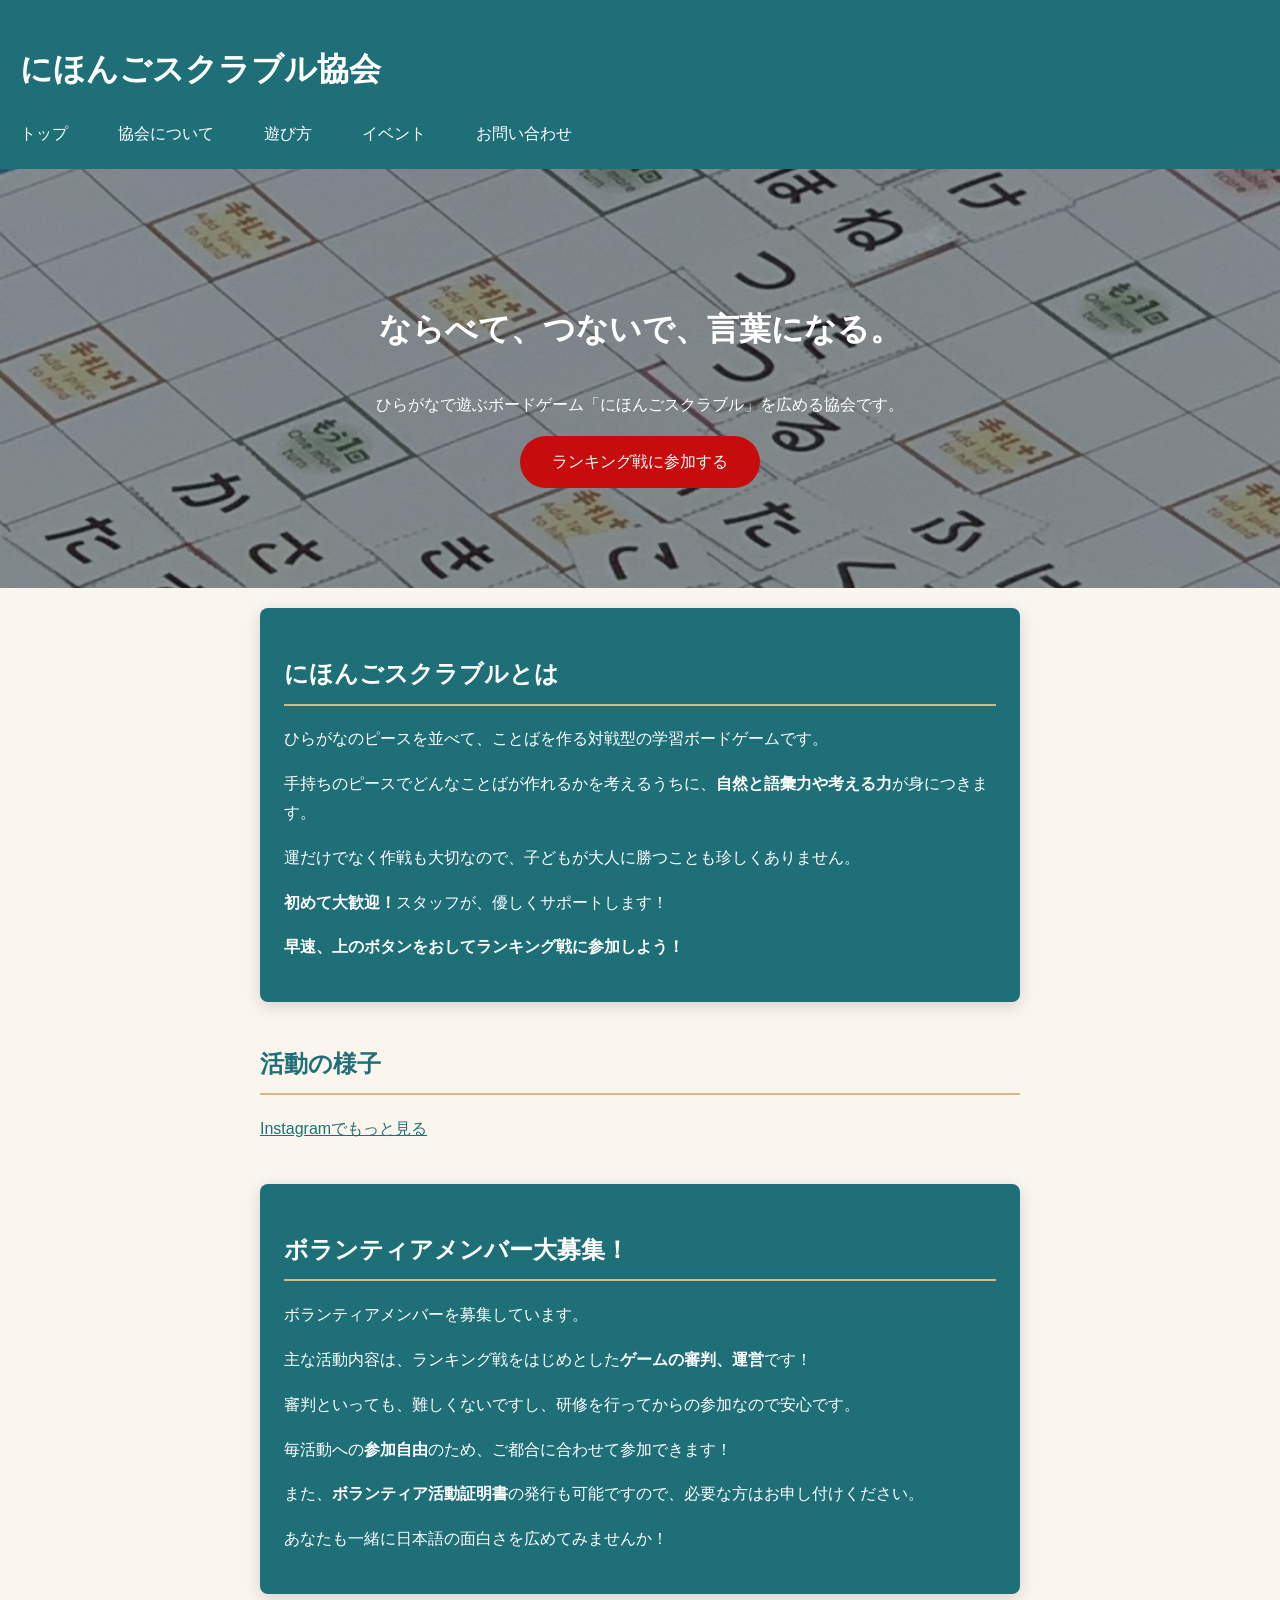
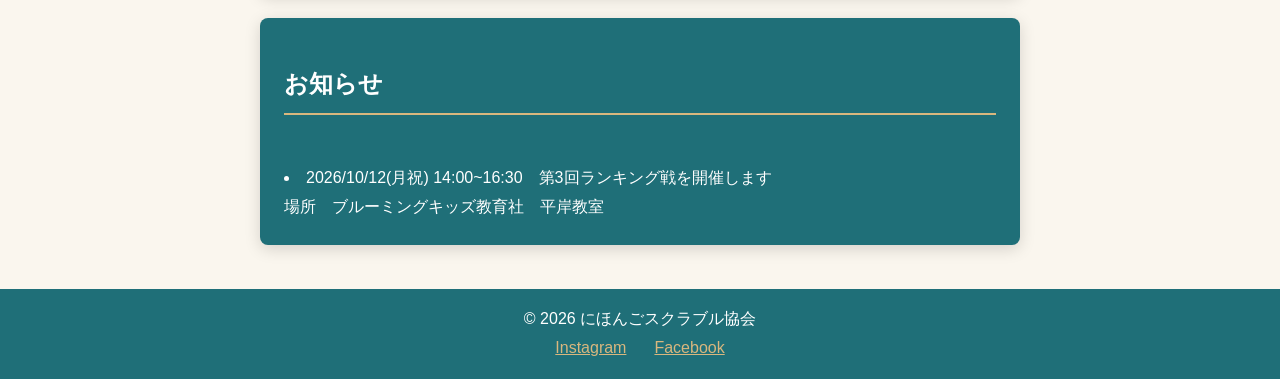
<file: index.html>
<!doctype html>
<html lang="ja">
<head>
    <meta charset="UTF-8">
    <title>にほんごスクラブル協会</title>
    <link rel="stylesheet"href="style.css">
</head>
<body>
    <header>
        <h1>にほんごスクラブル協会</h1>
        <nav>
            <u1>
                <li><a href="index.html">トップ</a></li>
                <li><a href="about.html">協会について</a>
                </l1>
                <li><a href="rules.html">遊び方</a></li>
                <li><a href="events.html">イベント</a></li>
                <li><a href="contact.html">お問い合わせ</a></li>
            </u1>
        </nav>
    </header>

    <div class="hero">
         <p class="hero-copy"> ならべて、つないで、言葉になる。</p>
         <p>ひらがなで遊ぶボードゲーム「にほんごスクラブル」を広める協会です。</p>
         <a href="events.html"class="button">ランキング戦に参加する</a>
    </div>

    <main>
        <section>
            <h2>にほんごスクラブルとは</h2>
            <p>ひらがなのピースを並べて、ことばを作る対戦型の学習ボードゲームです。</p>
            <p>手持ちのピースでどんなことばが作れるかを考えるうちに、<strong>自然と語彙力や考える力</strong>が身につきます。
      <p>運だけでなく作戦も大切なので、子どもが大人に勝つことも珍しくありません。</p>
      <p><strong>初めて大歓迎！</strong>スタッフが、優しくサポートします！</p>
      <p><strong>早速、上のボタンをおしてランキング戦に参加しよう！</strong></p>
        </section>

        <div class="insta">
            <h2>活動の様子</h2>

       <behold-widget feed-id="rdYXqwh2k4OQPpq0oMNp"></behold-widget>
<script>
  (() => {
    if(window.__bhldScript)return;window.__bhldScript=true;
    const d=document,s=d.createElement("script");s.type="module";
    s.src="https://w.behold.so/widget.js";setTimeout(()=>{d.head.append(s);},0);
  })();
</script>
<p><a href="https://www.instagram.com/japanese_scrabble_association/" target="_blank">Instagramでもっと見る</a></p>
</div>

        <section>
            <h2>ボランティアメンバー大募集！</h2>
            <P>ボランティアメンバーを募集しています。</P>
            <P>主な活動内容は、ランキング戦をはじめとした<strong>ゲームの審判、運営</strong>です！</P>
            <P>審判といっても、難しくないですし、研修を行ってからの参加なので安心です。</P>
            <P>毎活動への<strong>参加自由</strong>のため、ご都合に合わせて参加できます！</P>
            <p>また、<strong>ボランティア活動証明書</strong>の発行も可能ですので、必要な方はお申し付けください。</p>
            <P>あなたも一緒に日本語の面白さを広めてみませんか！
            </P>
        </section>

        <section>
            <h2>お知らせ</h2>
            <u1>
                <li>2026/10/12(月祝) 14:00~16:30　第3回ランキング戦を開催します<br>場所　ブルーミングキッズ教育社　平岸教室      
                </li>
            </u1>
        </section>
    </main>

    <footer>
        <p>&copy; 2026 にほんごスクラブル協会</p>
         <u1 class="footer-links">
        <li><a href="https://www.instagram.com/japanese_scrabble_association/"target="_blank">Instagram</a></li>
        <li><a href="https://www.facebook.com/nihongo.scrabble/"target="_blank">Facebook</a></li>
    </u1>
    </footer>
</body>
</html>
</file>
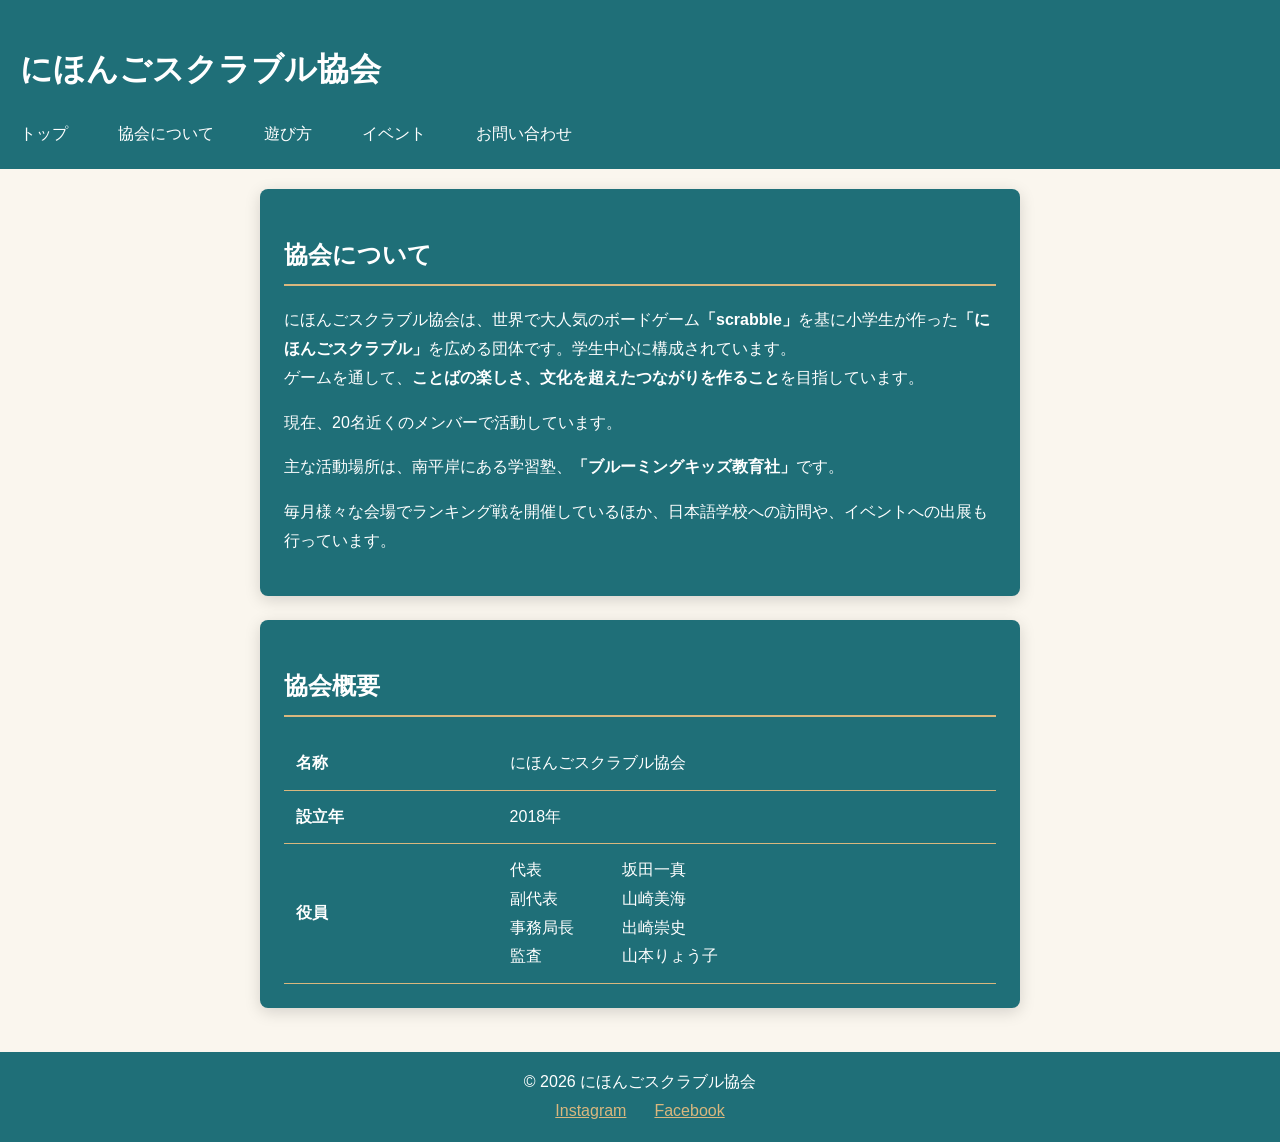
<file: about.html>
<!doctype html>
<html lang="ja">
<head>
    <meta charset="UTF-8">
    <title>協会について</title>
    <link rel="stylesheet"href="style.css">
</head>
<body>
    <header>
        <h1>にほんごスクラブル協会</h1>
        <nav>
            <u1>
                <li><a href="index.html">トップ</a></li>
                <li><a href="about.html">協会について</a>
                </l1>
                <li><a href="rules.html">遊び方</a></li>
                <li><a href="events.html">イベント</a></li>
                <li><a href="contact.html">お問い合わせ</a></li>
            </u1>
        </nav>
    </header>

    

    <main>
        <section>
            <h2>協会について</h2>
            <p>にほんごスクラブル協会は、世界で大人気のボードゲーム<strong>「scrabble」</strong>を基に小学生が作った<strong>「にほんごスクラブル」</strong>を広める団体です。学生中心に構成されています。
                <br>ゲームを通して、<strong>ことばの楽しさ、文化を超えたつながりを作ること</strong>を目指しています。</p>
            <p>現在、20名近くのメンバーで活動しています。</p>
            <p>主な活動場所は、南平岸にある学習塾、<strong>「ブルーミングキッズ教育社」</strong>です。</p>
            <p>毎月様々な会場でランキング戦を開催しているほか、日本語学校への訪問や、イベントへの出展も行っています。</p>
            </p>
        </section>

        <section>
            <h2>協会概要</h2>
            <table>
                <tr>
                     <th>名称</th>
                     <td>にほんごスクラブル協会</td>
                </tr>
                <tr>
                <th>設立年</th>
                <td>2018年</td>
                </tr>
                <tr>
                    <tr>
                        <th>役員</th>
                    <td>
                        <span class="role">代表</span>坂田一真<br>
                        <span class="role">副代表</span>山崎美海<br>
                        <span class="role">事務局長</span>出崎崇史<br>
                        <span class="role">監査</span>山本りょう子
                    </td></tr>
                

            </table>
        </section>
    </main>

    <footer>
        <p>&copy; 2026 にほんごスクラブル協会</p>
         <u1 class="footer-links">
        <li><a href="https://www.instagram.com/japanese_scrabble_association/"target="_blank">Instagram</a></li>
        <li><a href="https://www.facebook.com/nihongo.scrabble/"target="_blank">Facebook</a></li>
    </u1>
    </footer>
</body>
</html>
</file>
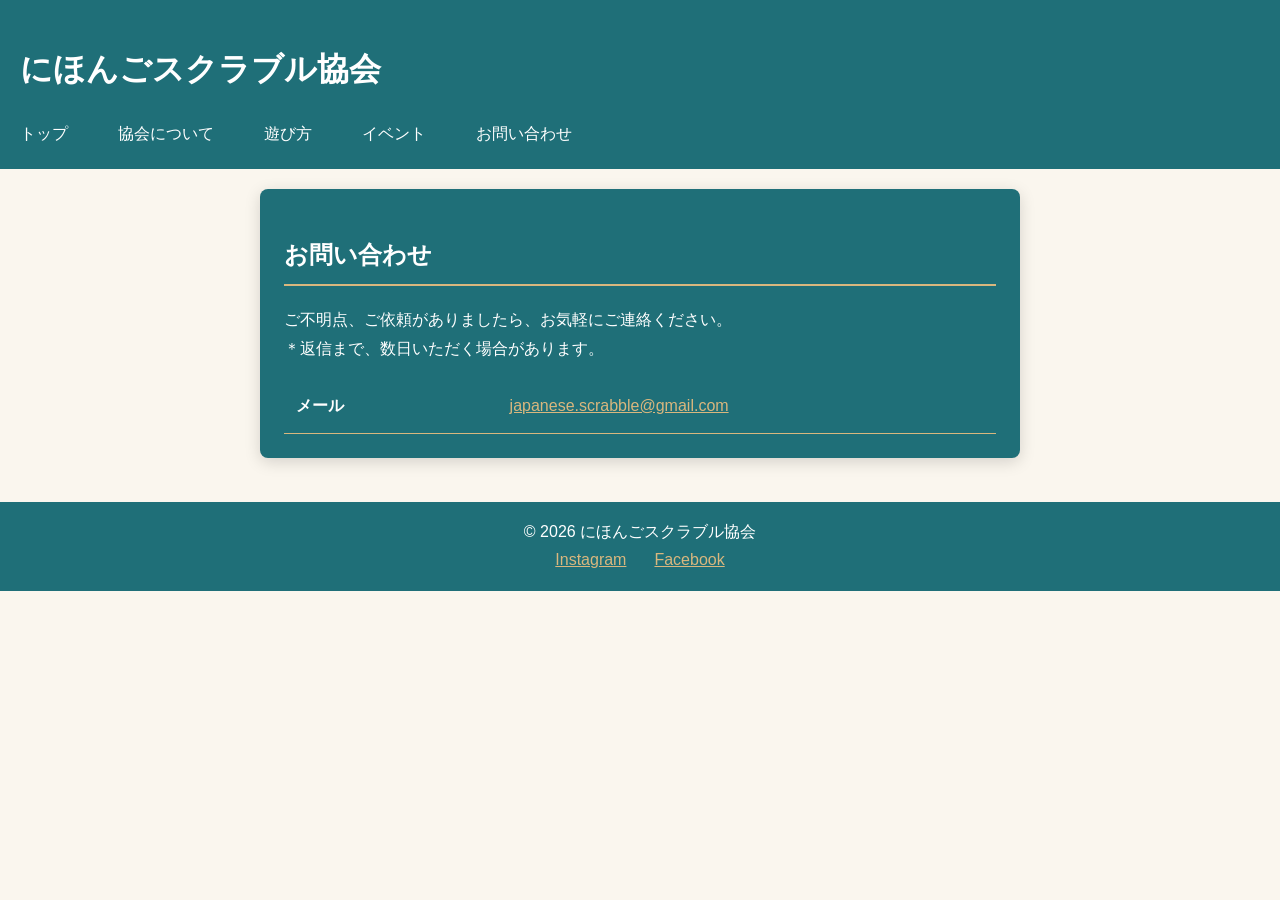
<file: contact.html>
<!doctype html>
<html lang="ja">
<head>
    <meta charset="UTF-8">
    <title>お問い合わせ</title>
    <link rel="stylesheet"href="style.css">
</head>
<body>
    <header>
        <h1>にほんごスクラブル協会</h1>
        <nav>
            <u1>
                <li><a href="index.html">トップ</a></li>
                <li><a href="about.html">協会について</a>
                </l1>
                <li><a href="rules.html">遊び方</a></li>
                <li><a href="events.html">イベント</a></li>
                <li><a href="contact.html">お問い合わせ</a></li>
            </u1>
        </nav>
    </header>

    

    <main>
        <section>
            <h2>お問い合わせ</h2>
            <p>ご不明点、ご依頼がありましたら、お気軽にご連絡ください。<br>＊返信まで、数日いただく場合があります。</p>

            <table class="no-line">
                <tr>
                    <th>メール</th>
                    <td><a href="mailto:japanese.scrabble@gmail.com">japanese.scrabble@gmail.com</a></td>
                </tr>
               
            </table>
        </section>

        
    </main>

    <footer>
        <p>&copy; 2026 にほんごスクラブル協会</p>
        <u1 class="footer-links">
        <li><a href="https://www.instagram.com/japanese_scrabble_association/"target="_blank">Instagram</a></li>
        <li><a href="https://www.facebook.com/nihongo.scrabble/"target="_blank">Facebook</a></li>
    </u1>
    </footer>
</body>
</html>
</file>
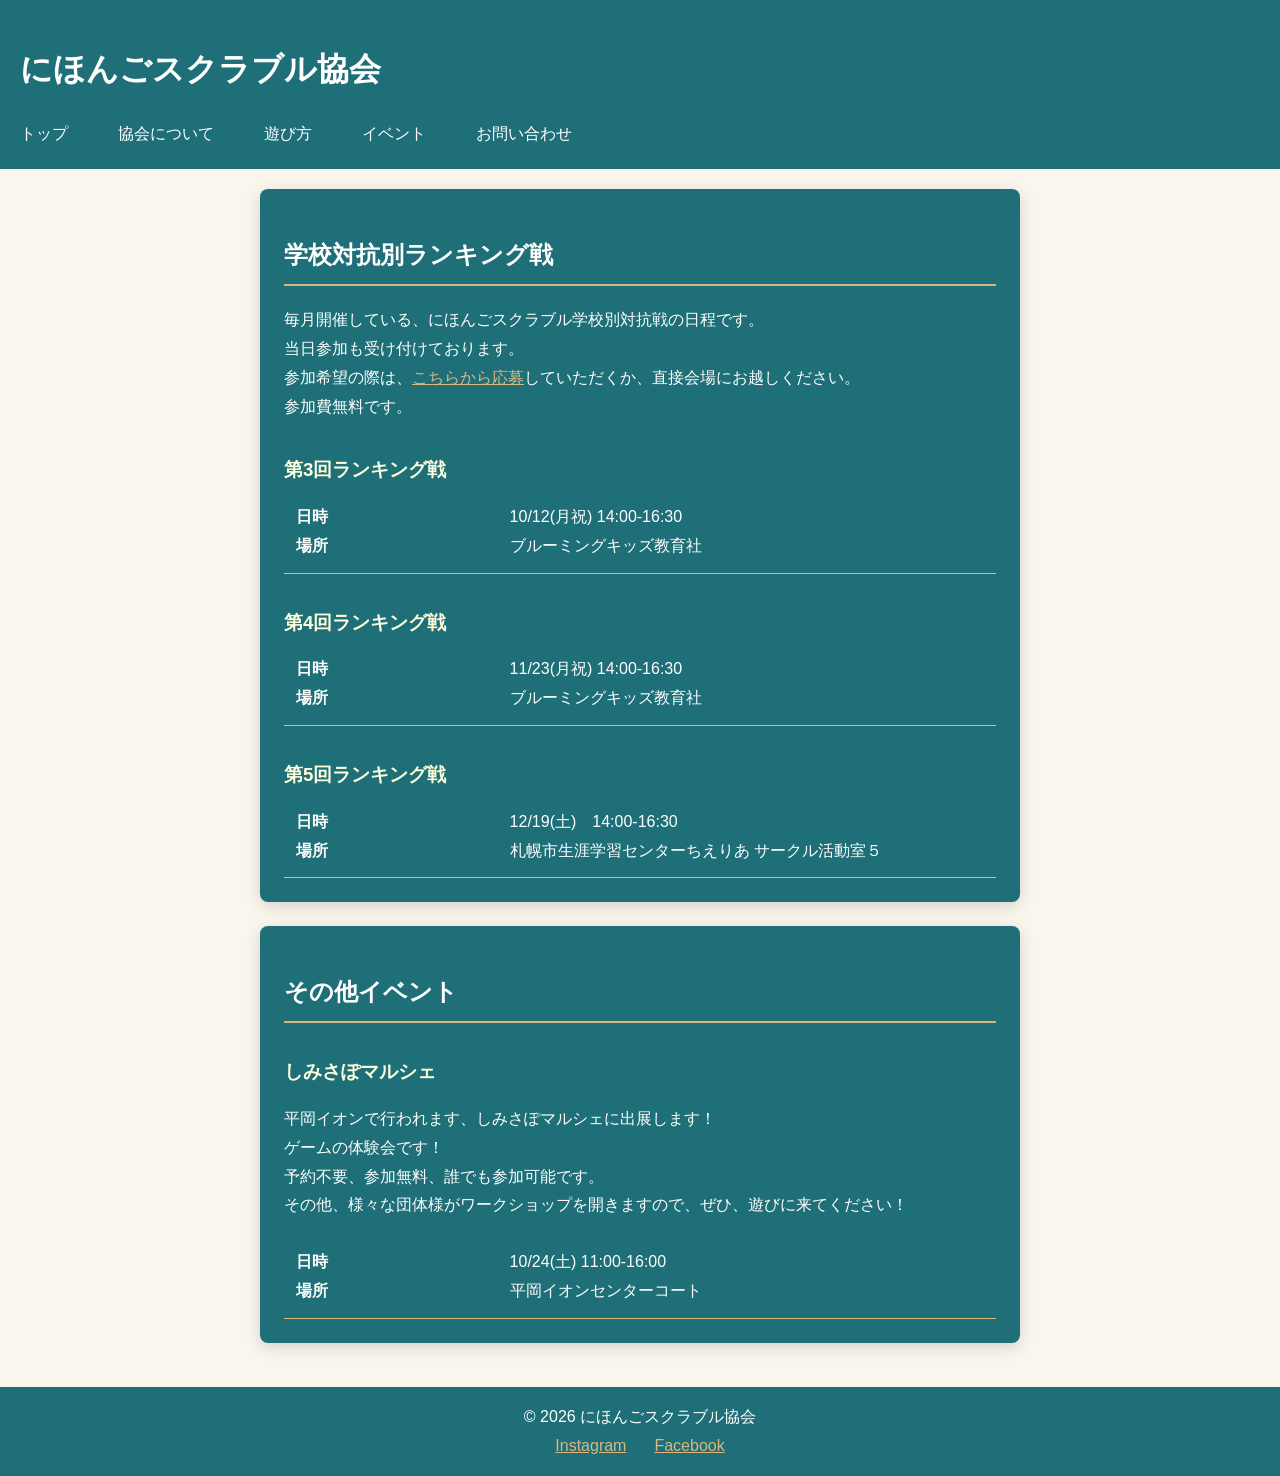
<file: events.html>
<!doctype html>
<html lang="ja">
<head>
    <meta charset="UTF-8">
    <title>イベント</title>
    <link rel="stylesheet"href="style.css">
</head>
<body>
    <header>
        <h1>にほんごスクラブル協会</h1>
        <nav>
            <u1>
                <li><a href="index.html">トップ</a></li>
                <li><a href="about.html">協会について</a>
                </l1>
                <li><a href="rules.html">遊び方</a></li>
                <li><a href="events.html">イベント</a></li>
                <li><a href="contact.html">お問い合わせ</a></li>
            </u1>
        </nav>
    </header>

    

    <main>
        <section>
            <h2>学校対抗別ランキング戦
            </h2>
            <p>毎月開催している、にほんごスクラブル学校別対抗戦の日程です。<br>当日参加も受け付けております。<br>参加希望の際は、<a href="https://peatix.com/group/16576150"target="_blank">こちらから応募</a>していただくか、直接会場にお越しください。<br> 参加費無料です。
               <h3>第3回ランキング戦</h3>
               <table>
                <tr>
                    <th>日時<br>場所</th>
                    <td>10/12(月祝) 14:00-16:30 <br>ブルーミングキッズ教育社</td>
                </tr>
               
               </table>
               <h3>第4回ランキング戦</h3>
               <table>
                <tr>
                    <th>日時<br>場所</th>
                    <td>11/23(月祝) 14:00-16:30 <br>ブルーミングキッズ教育社</td>
                </tr>
                
               </table>
               <h3>第5回ランキング戦</h3>
               <table>
                <tr>
                    <th>日時<br>場所</th>
                    <td>12/19(土)　14:00-16:30 <br>札幌市生涯学習センターちえりあ サークル活動室５</td>
                </tr>
               
               </table>
               
        </section>

        <section>
            <h2>その他イベント</h2>
            <h3>しみさぽマルシェ</h3>
            <p>平岡イオンで行われます、しみさぽマルシェに出展します！<br>ゲームの体験会です！<br>予約不要、参加無料、誰でも参加可能です。<br>
                その他、様々な団体様がワークショップを開きますので、ぜひ、遊びに来てください！</p>
            <table>
                <th>日時<br>場所</th>
            <td>10/24(土) 11:00-16:00<br> 平岡イオンセンターコート</td>
            </table>
        
            
        </section>
    </main>

    <footer>
        <p>&copy; 2026 にほんごスクラブル協会</p>
         <u1 class="footer-links">
        <li><a href="https://www.instagram.com/japanese_scrabble_association/"target="_blank">Instagram</a></li>
        <li><a href="https://www.facebook.com/nihongo.scrabble/"target="_blank">Facebook</a></li>
    </u1>
</body>
</html>
</file>
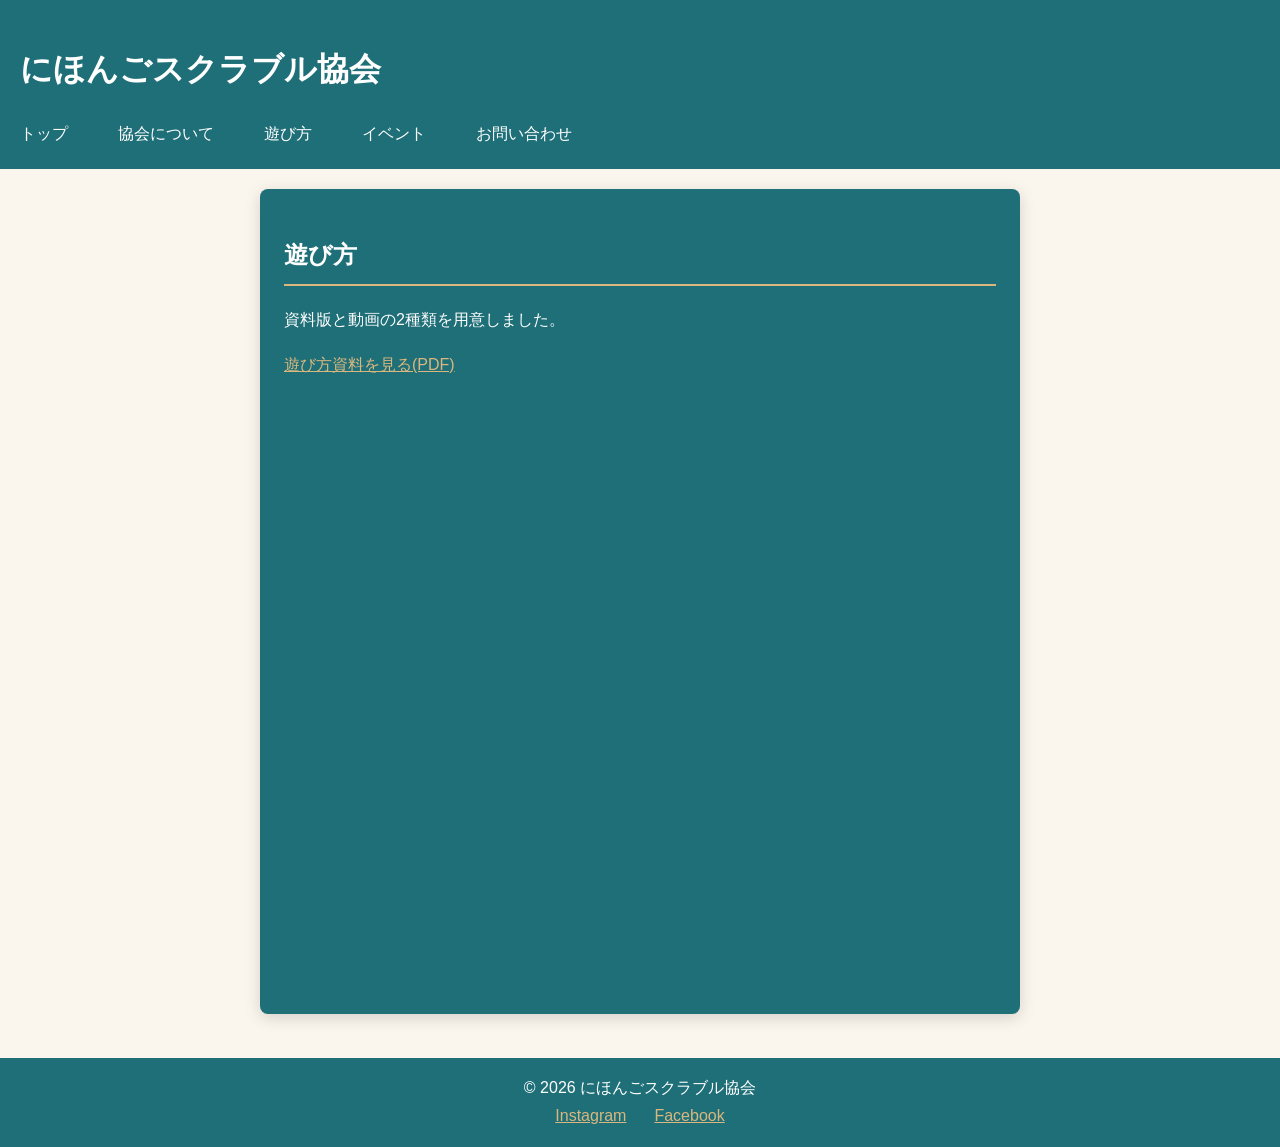
<file: rules.html>
<!doctype html>
<html lang="ja">
<head>
    <meta charset="UTF-8">
    <title>遊び方</title>
    <link rel="stylesheet"href="style.css">
</head>
<body>
    <header>
        <h1>にほんごスクラブル協会</h1>
        <nav>
            <u1>
                <li><a href="index.html">トップ</a></li>
                <li><a href="about.html">協会について</a>
                </l1>
                <li><a href="rules.html">遊び方</a></li>
                <li><a href="events.html">イベント</a></li>
                <li><a href="contact.html">お問い合わせ</a></li>
            </u1>
        </nav>
    </header>

    

    <main>
        <section>
            <h2>遊び方</h2>
            <p>資料版と動画の2種類を用意しました。</p>
            <a href="rules.pdf" target="_blank">遊び方資料を見る(PDF)</a>
            <iframe width="560" height="315" src="https://www.youtube.com/embed/qoMGcmFySgk?si=eHIY6ooZ0QM4wGWR" title="YouTube video player" frameborder="0" allow="accelerometer; autoplay; clipboard-write; encrypted-media; gyroscope; picture-in-picture; web-share" referrerpolicy="strict-origin-when-cross-origin" allowfullscreen></iframe>
        </section>

       
    </main>

    <footer>
        <p>&copy; 2026 にほんごスクラブル協会</p>
         <u1 class="footer-links">
        <li><a href="https://www.instagram.com/japanese_scrabble_association/"target="_blank">Instagram</a></li>
        <li><a href="https://www.facebook.com/nihongo.scrabble/"target="_blank">Facebook</a></li>
    </u1>
    </footer>
</body>
</html>
</file>
<file: style.css>
body{
    background-color: #faf6ee;
    color: #333333;
    font-family: sans-serif;
    line-height: 1.8;
    margin:0;
}

header {
    background-color: #1f6f78;
    color: #ffffff;
    padding: 20px;
}

h2 {
    color:#ffffff;
    border-bottom: 2px solid #d9b77e;
} 

h2::after{
    content:"";
    display:block;
    width: 48px;
    height:4px;
    margin-top:4px;
    border-radius: 2px;
}

nav u1 {
    display : flex;
    gap: 50px;
    list-style : none;
    padding: 0;
    margin: 0;
}

nav a {
    color:#ffffff;
    text-decoration: none;
}

nav a :hover {
    color: #d9b77e;
}
main {
    max-width: 760px;
    margin-left: auto ;
    margin-right: auto;
    padding: 20px;
}

main u1{
    padding-left: 1.5em;
}

section {
    background-color:#1f6f78;
    color: #ffffff;
    padding: 24px;
    margin-bottom: 24px;
    border-radius: 8px;
    box-shadow: 0 4px 16px rgba(0,0,0,0.15);
}

footer {
    background-color:#1f6f78;
    color:#ffffff;
    text-align:center;
    padding: 16px;
}

footer p{
    margin:0;
}

.footer-links {
    display:flex;
    gap:28px;
    list-style:none;
    padding:0;
    margin:0;
    justify-content: center;

}

footer a{
    color:#d9b77e
}
.hero{
   background-image:linear-gradient(rgba(0,0,0,0.4),rgba(0,0,0,0.4)),url("hero.jpeg");
   background-size: cover;
   background-position: center;
   color:#ffffff;
   text-align:center;
   padding: 100px 20px;
}

.hero-copy{
    font-size:32px;
    font-weight: bold;
    color:#ffffff;
}

.button{
    display:inline-block;
    background-color: #c60c0c;
    color: #ffffff;
    padding:12px 32px;
    border-radius: 999px;
    text-decoration: none;
}

.button:hover{
    opacity:0.8;
}

.role{
    display:inline-block;
    width: 7em;
}

table {
    width:100%;
    border-collapse: collapse;
    text-align: left;
}

th,td {
    padding:12px;
    border-bottom: 1px solid #d9b77e;
    text-align: left;
}

th {
    width: 30%;
    color:#ffffff;
}

h3{
    color:#ffd;
    margin-top:32px;
    margin-bottom:4px;    
}

main a {
    color:#d9b77e;
}
main a :hover {
    text-decoration:none;
}
iframe {
    width: 100%;
    height:600px;
    border:none;
} 

.video{
    height:auto;
    aspect-ratio: 16/9;
}

@keyframes fadeup {
    from{
        opacity:0;
        transform: translateY(20px);
    }
    to{
        opacity:1;
        transform: translateY(0);
    }
}

@keyframes fadein {
    from{
        opacity:0;
    }
    to {
        opacity :1;
    }
 }

 .hero{
    animation:fadein 3s ease-out both;
 }
.hero p,
.hero .button {
    animation:fadeup 2s ease-out 3s both;
}

.hero p:nth-child(2){
    animation-delay: 3.3s;
}

.hero .button{
    animation-delay: 3,8s;
}

.insta{
    margin-top:40px;
    margin-bottom:40px;
}

.insta h2 {
  color: #1f6f78;
}

.insta a {
  color: #1f6f78;
}
</file>
